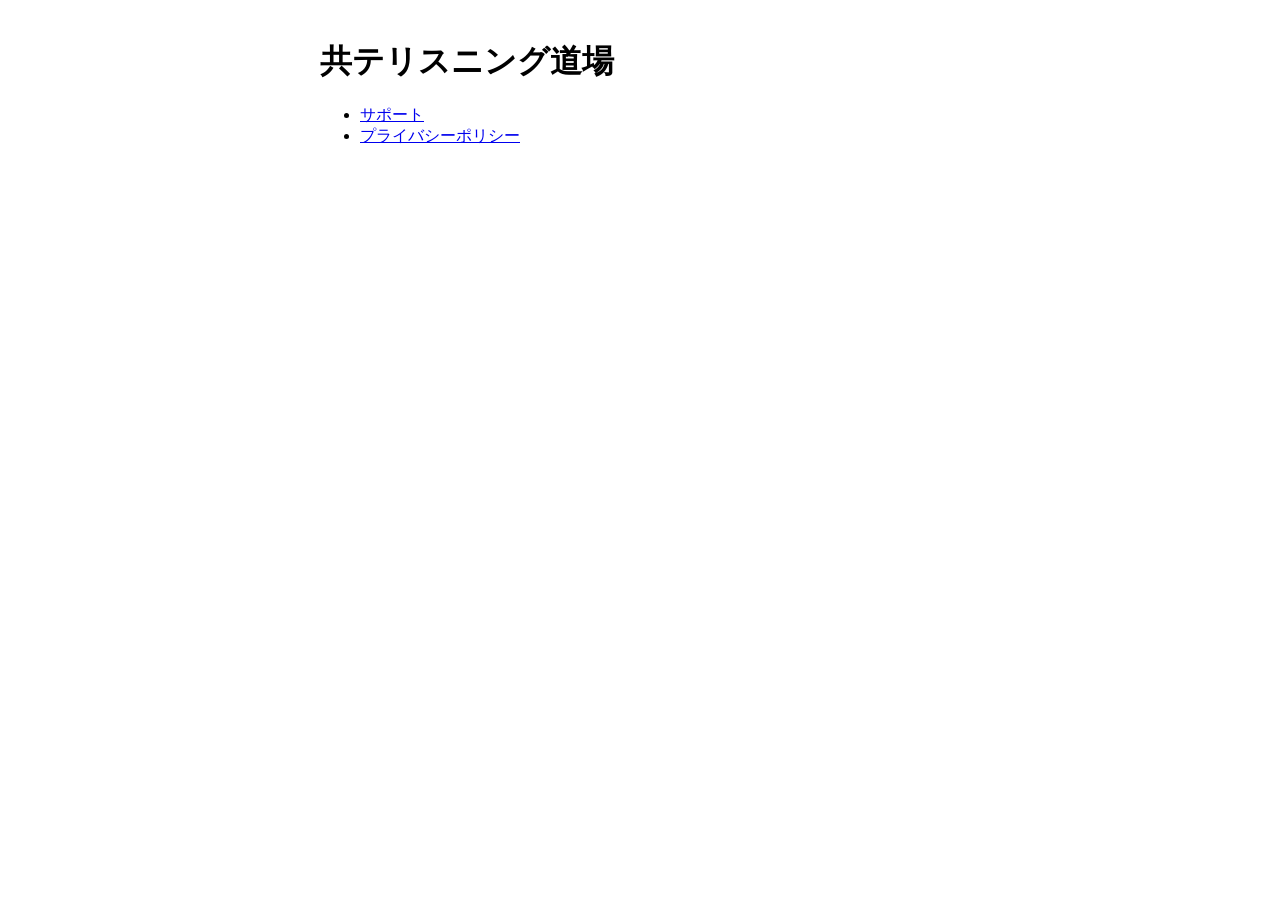
<file: index.html>
<!doctype html><html lang="ja"><head><meta charset="utf-8"><meta name="viewport" content="width=device-width,initial-scale=1"><title>共テリスニング道場</title></head><body style="font-family:-apple-system,sans-serif;max-width:640px;margin:40px auto;padding:0 16px"><h1>共テリスニング道場</h1><ul><li><a href="/support/">サポート</a></li><li><a href="/privacy/">プライバシーポリシー</a></li></ul></body></html>
</file>
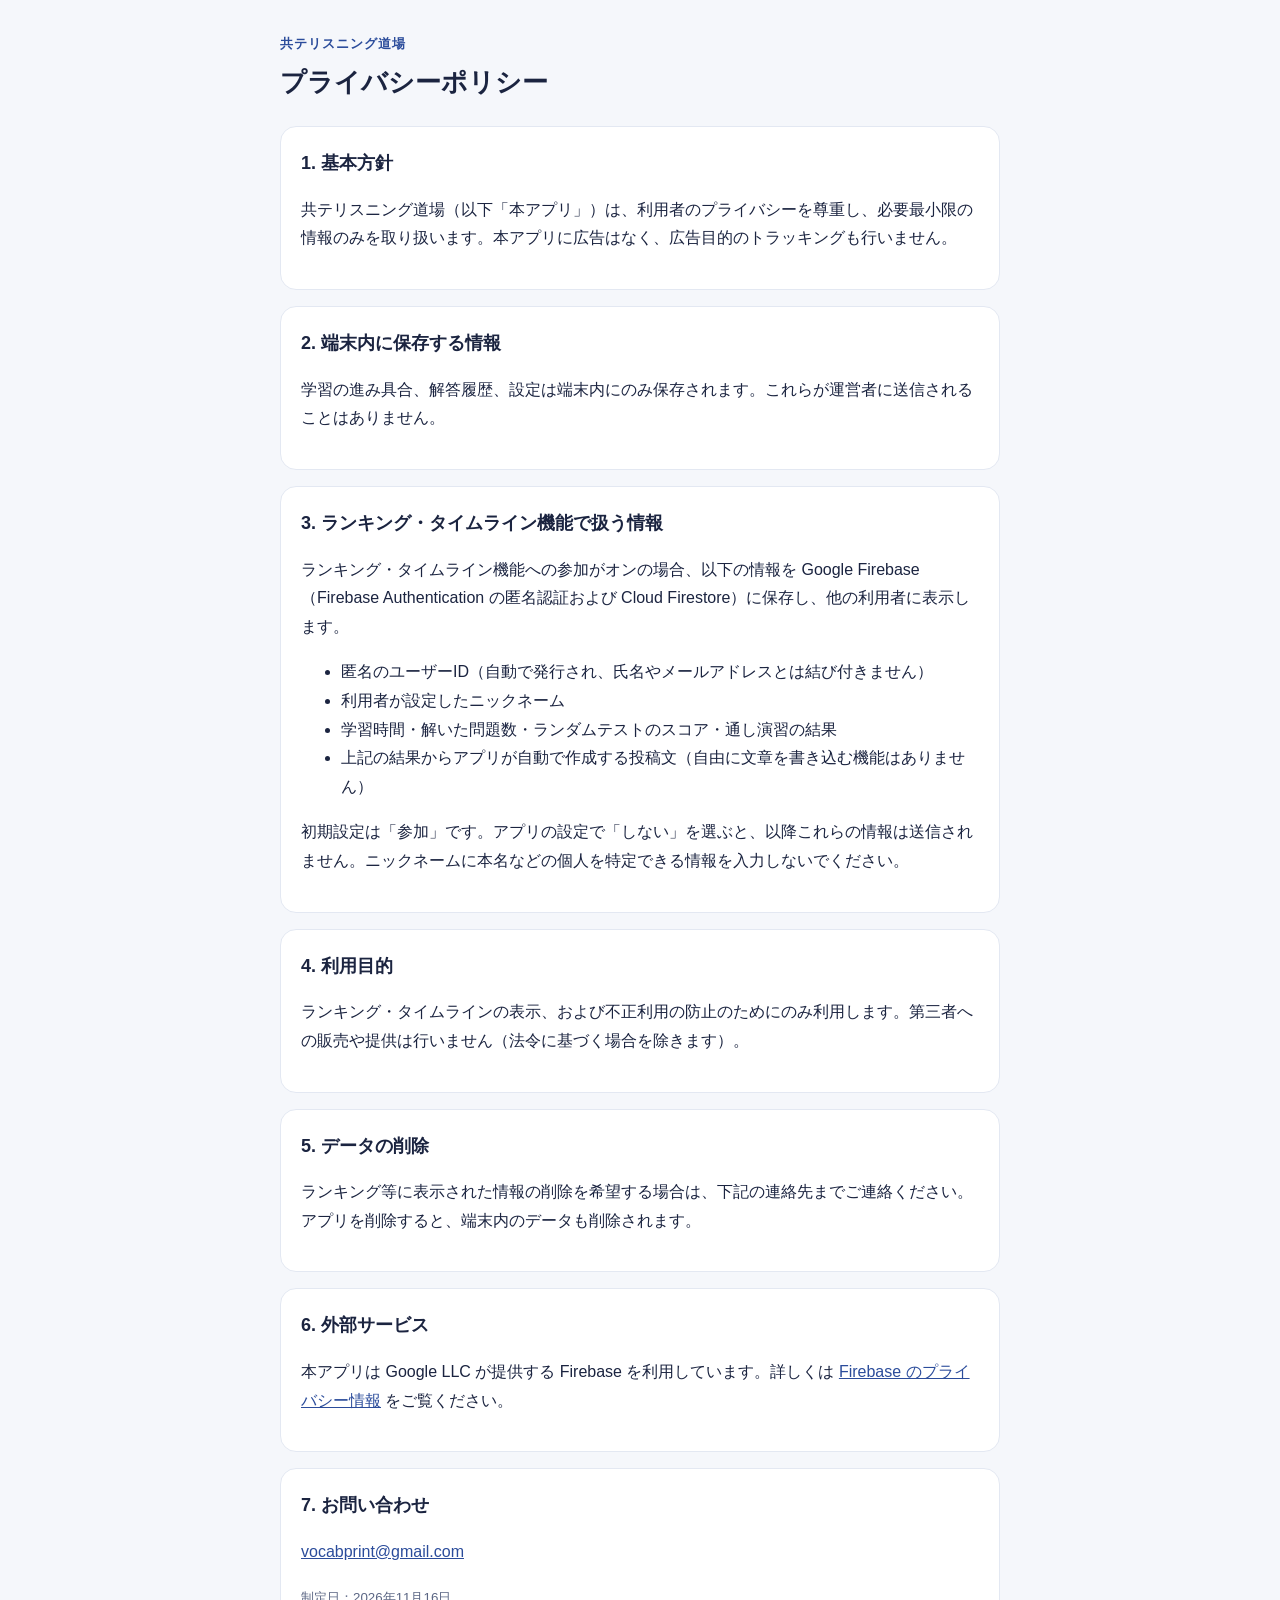
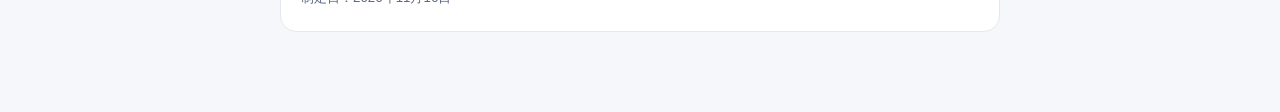
<file: privacy/index.html>
<!doctype html>
<html lang="ja"><head><meta charset="utf-8"><meta name="viewport" content="width=device-width,initial-scale=1">
<title>プライバシーポリシー｜共テリスニング道場</title>
<link rel="stylesheet" href="/style.css"></head><body><main>
<div class="eyebrow">共テリスニング道場</div>
<h1>プライバシーポリシー</h1>
<div class="card"><h2>1. 基本方針</h2><p>共テリスニング道場（以下「本アプリ」）は、利用者のプライバシーを尊重し、必要最小限の情報のみを取り扱います。本アプリに広告はなく、広告目的のトラッキングも行いません。</p></div>
<div class="card"><h2>2. 端末内に保存する情報</h2><p>学習の進み具合、解答履歴、設定は端末内にのみ保存されます。これらが運営者に送信されることはありません。</p></div>
<div class="card"><h2>3. ランキング・タイムライン機能で扱う情報</h2>
<p>ランキング・タイムライン機能への参加がオンの場合、以下の情報を Google Firebase（Firebase Authentication の匿名認証および Cloud Firestore）に保存し、他の利用者に表示します。</p>
<ul><li>匿名のユーザーID（自動で発行され、氏名やメールアドレスとは結び付きません）</li>
<li>利用者が設定したニックネーム</li>
<li>学習時間・解いた問題数・ランダムテストのスコア・通し演習の結果</li>
<li>上記の結果からアプリが自動で作成する投稿文（自由に文章を書き込む機能はありません）</li></ul>
<p>初期設定は「参加」です。アプリの設定で「しない」を選ぶと、以降これらの情報は送信されません。ニックネームに本名などの個人を特定できる情報を入力しないでください。</p></div>
<div class="card"><h2>4. 利用目的</h2><p>ランキング・タイムラインの表示、および不正利用の防止のためにのみ利用します。第三者への販売や提供は行いません（法令に基づく場合を除きます）。</p></div>
<div class="card"><h2>5. データの削除</h2><p>ランキング等に表示された情報の削除を希望する場合は、下記の連絡先までご連絡ください。アプリを削除すると、端末内のデータも削除されます。</p></div>
<div class="card"><h2>6. 外部サービス</h2><p>本アプリは Google LLC が提供する Firebase を利用しています。詳しくは <a href="https://firebase.google.com/support/privacy">Firebase のプライバシー情報</a> をご覧ください。</p></div>
<div class="card"><h2>7. お問い合わせ</h2><p><a href="mailto:vocabprint@gmail.com">vocabprint@gmail.com</a></p><small>制定日：2026年11月16日</small></div>
</main></body></html>
</file>
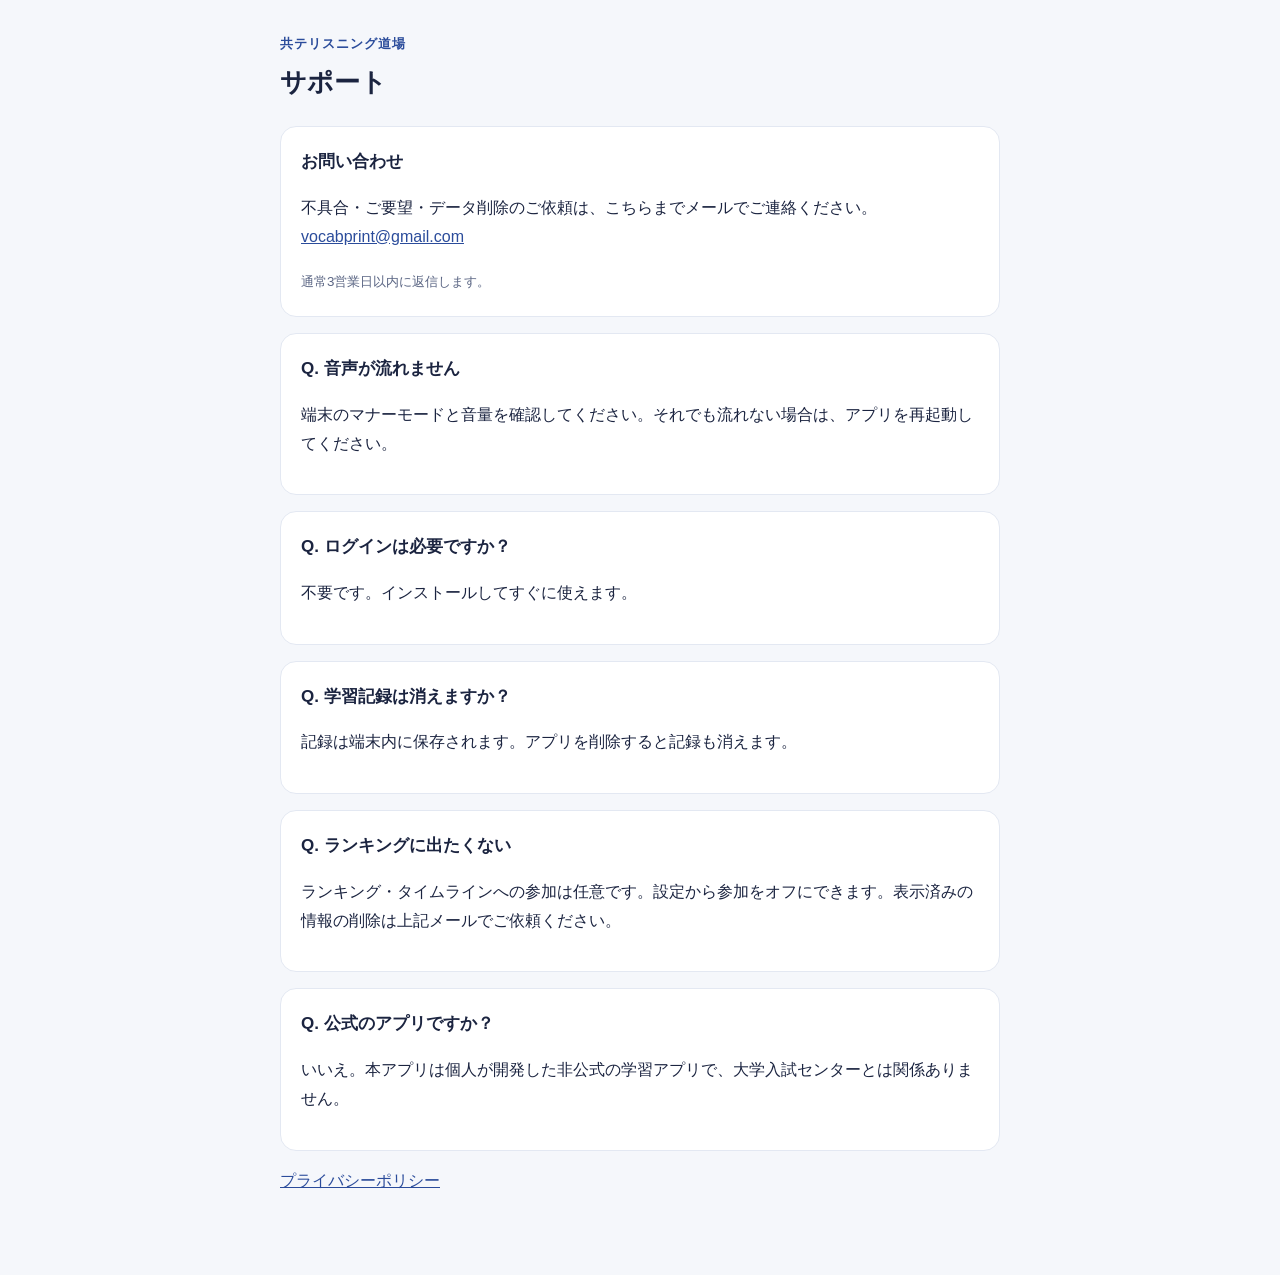
<file: support/index.html>
<!doctype html>
<html lang="ja"><head><meta charset="utf-8"><meta name="viewport" content="width=device-width,initial-scale=1">
<title>サポート｜共テリスニング道場</title>
<style>
:root{--bg:#f5f7fb;--card:#fff;--ink:#1b2440;--sub:#5b6684;--accent:#2B4C9B;--line:#e3e8f2}
@media (prefers-color-scheme:dark){:root{--bg:#0f1424;--card:#182038;--ink:#e8ecf6;--sub:#a3adc8;--accent:#8fb0ff;--line:#2a3558}}
body{margin:0;background:var(--bg);color:var(--ink);font-family:-apple-system,"Hiragino Sans",sans-serif;line-height:1.8}
main{max-width:720px;margin:0 auto;padding:32px 16px 64px}
.eyebrow{color:var(--accent);font-weight:700;font-size:13px;letter-spacing:.08em}
h1{font-size:26px;margin:4px 0 20px}h2{font-size:17px;margin:0 0 6px}
.card{background:var(--card);border:1px solid var(--line);border-radius:16px;padding:20px;margin-bottom:16px}
small{color:var(--sub)}a{color:var(--accent)}
</style></head><body><main>
<div class="eyebrow">共テリスニング道場</div>
<h1>サポート</h1>
<div class="card"><h2>お問い合わせ</h2><p>不具合・ご要望・データ削除のご依頼は、こちらまでメールでご連絡ください。<br><a href="mailto:vocabprint@gmail.com">vocabprint@gmail.com</a></p><small>通常3営業日以内に返信します。</small></div>
<div class="card"><h2>Q. 音声が流れません</h2><p>端末のマナーモードと音量を確認してください。それでも流れない場合は、アプリを再起動してください。</p></div>
<div class="card"><h2>Q. ログインは必要ですか？</h2><p>不要です。インストールしてすぐに使えます。</p></div>
<div class="card"><h2>Q. 学習記録は消えますか？</h2><p>記録は端末内に保存されます。アプリを削除すると記録も消えます。</p></div>
<div class="card"><h2>Q. ランキングに出たくない</h2><p>ランキング・タイムラインへの参加は任意です。設定から参加をオフにできます。表示済みの情報の削除は上記メールでご依頼ください。</p></div>
<div class="card"><h2>Q. 公式のアプリですか？</h2><p>いいえ。本アプリは個人が開発した非公式の学習アプリで、大学入試センターとは関係ありません。</p></div>
<p><a href="/privacy/">プライバシーポリシー</a></p>
</main></body></html>
</file>
<file: style.css>
:root{--bg:#f5f7fb;--card:#fff;--ink:#1b2440;--sub:#5b6684;--accent:#2B4C9B;--line:#e3e8f2}
@media (prefers-color-scheme:dark){:root{--bg:#0f1424;--card:#182038;--ink:#e8ecf6;--sub:#a3adc8;--accent:#8fb0ff;--line:#2a3558}}
body{margin:0;background:var(--bg);color:var(--ink);font-family:-apple-system,"Hiragino Sans",sans-serif;line-height:1.8}
main{max-width:720px;margin:0 auto;padding:32px 16px 64px}
.eyebrow{color:var(--accent);font-weight:700;font-size:13px;letter-spacing:.08em}
h1{font-size:26px;margin:4px 0 20px}h2{font-size:18px;margin:0 0 8px}
.card{background:var(--card);border:1px solid var(--line);border-radius:16px;padding:20px;margin-bottom:16px}
p,li{color:var(--ink)}small{color:var(--sub)}a{color:var(--accent)}
</file>
